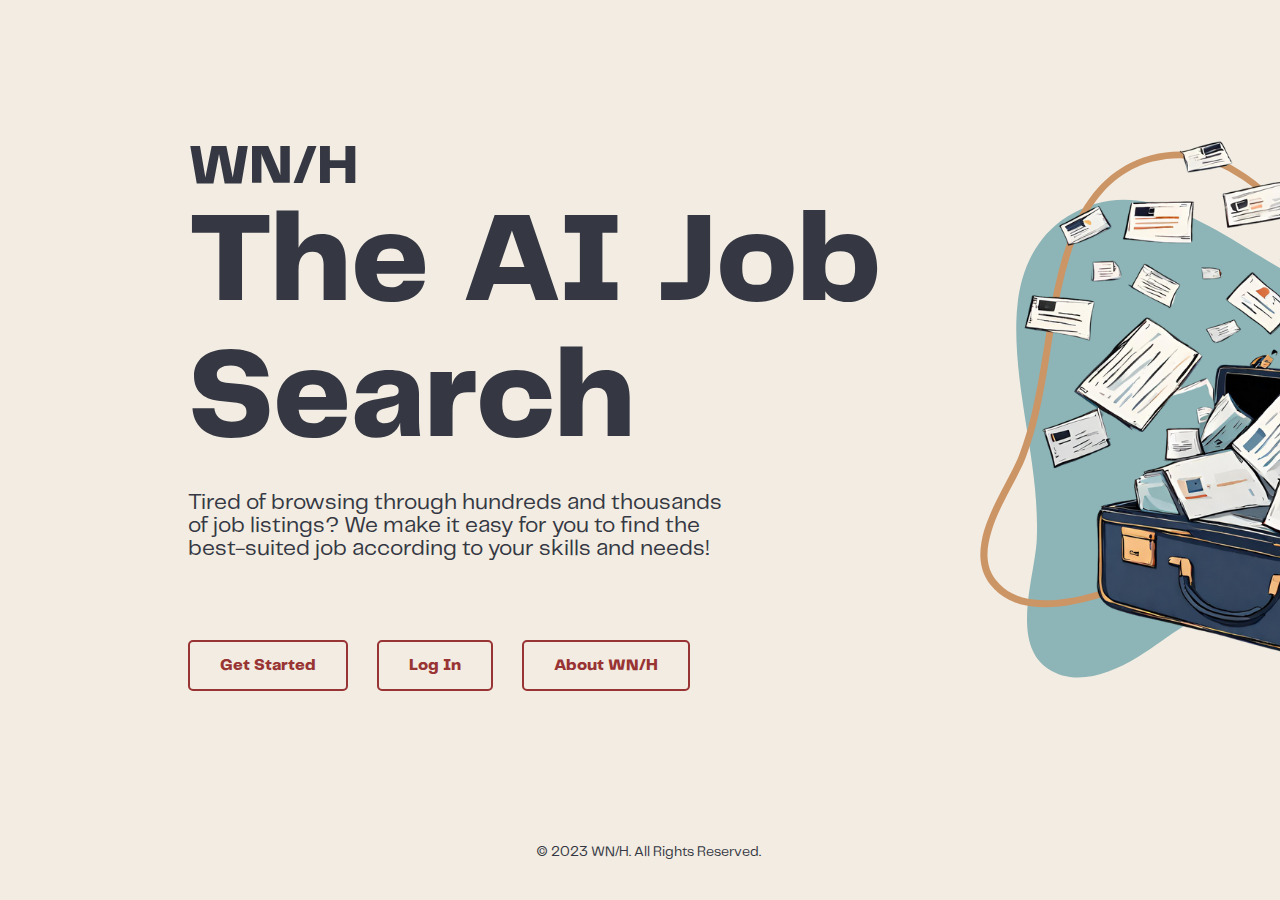
<file: public/index.html>
<!DOCTYPE html>
<html>
    <head>
        <title>Welcome to WN/H</title>
        <link rel="stylesheet" type="text/css" href="styles.css">
        <style>
            body {
                background-color: #f2ece2;
                color: #353843;
                font-family: 'PTelegraf', Arial, sans-serif;
            }
            .container {
                display: flex;
                align-items: center;
                padding-top: 40px;
            }
            .text {
                text-align: left;
                font-weight: normal;
                padding-left: 180px;
            }
            .text h3 {
                font-size: 350%;
                margin: 0;
            }
            .text h1 {
                font-size: 800%;
                font-weight: 800;
                margin: 0;
            }
            .text-content {
                font-size: 140%;
                font-weight: normal;
                margin-bottom: 80px;
            }
            .image {
                text-align: right;
                width: 300px;
                height: auto;
            }
            .button {
                display: inline-block;
                text-decoration: none;
                padding: 15px 30px;
                color: #993434;
                border: 2px solid #993434;
                background: transparent;
                border-radius: 5px;
                font-weight: bold;
                margin-right: 25px;
                transition: box-shadow 0.3s ease;
            }
            .button:hover {
                box-shadow: 0px 4px 8px rgba(0, 0, 0, 0.3); 
                background-color: #fcd0d0;
            }
            .copyright {
                text-align: center;
                font-size: 14px;
                position: absolute;
                bottom: 40px;
                width: 100%;
            }
        </style>
    </head>
    <body>
        <div class="container">
            <div class="text">
                <h3>WN/H</h3>
                <h1>The AI Job<br>Search</h1>
                <div class="text-content">
                    <p>Tired of browsing through hundreds and thousands<br>
                    of job listings? We make it easy for you to find the<br>
                    best-suited job according to your skills and needs!</p>
                </div>
                <div class="buttons">
                    <a class="button" href="register.html">Get Started</a>
                    <a class="button" href="login.html">Log In</a>
                    <a class="button" href="about.html">About WN/H</a>
                </div>
                </div>
            <div class="image">
                <img src="images/BriefCaseArt.png" alt="Brief Case Art">
            </div>
            <div class="copyright">
                &copy; 2023 WN/H. All Rights Reserved.
            </div>
        </div>
    </body>
</html>
</file>
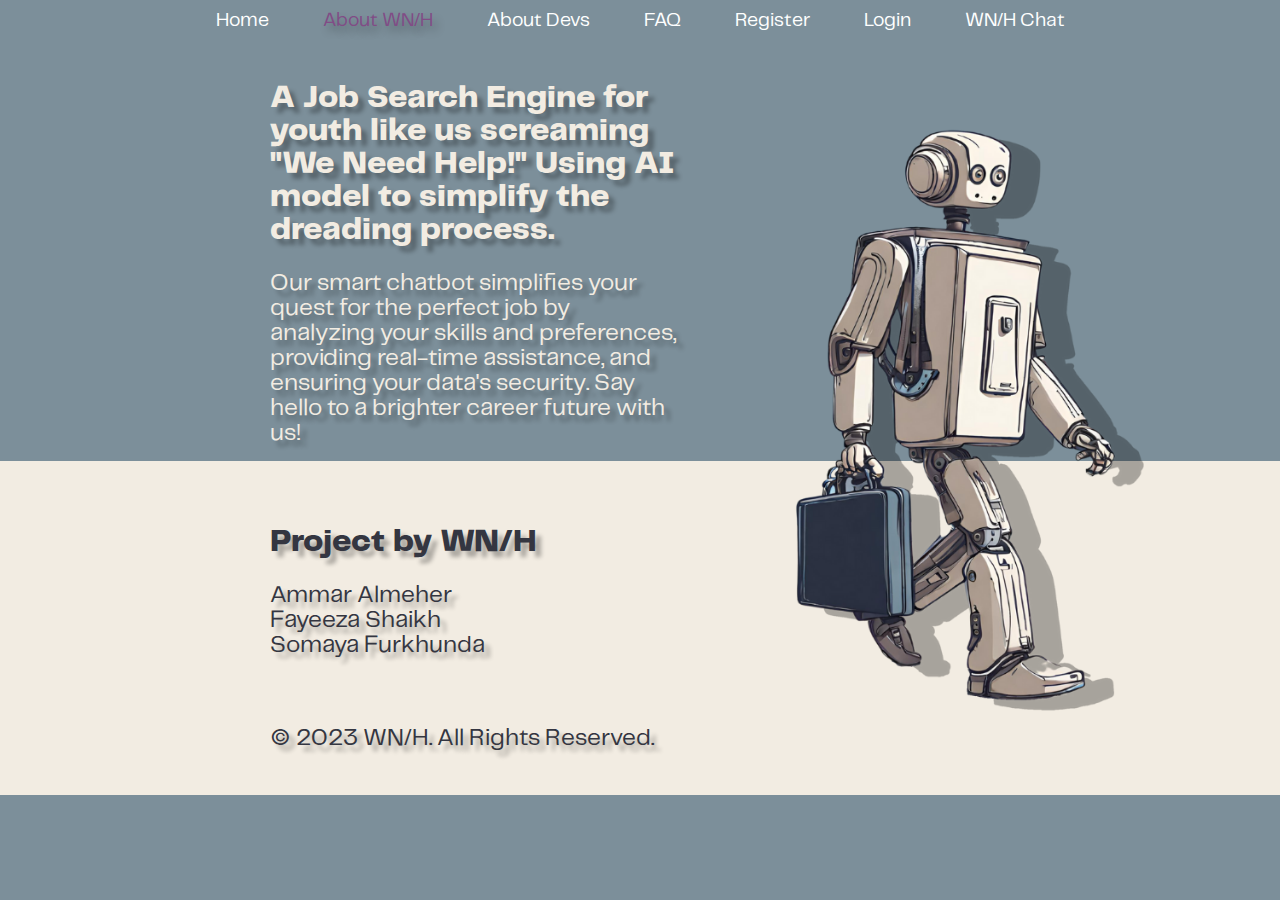
<file: public/about.html>
<!DOCTYPE html>
<html>
<head>
    <title>About WN/H</title>
    <link rel="stylesheet" type="text/css" href="styles.css">
    <meta charset="UTF-8">
    <meta name="viewport" content="width=device-width, initial-scale=1.0">
    <title>About WN/H</title>
    <link rel="stylesheet" type="text/css" href="styles.css">
    <style>
        body {
            font-family: 'PTelegraf', Arial, sans-serif;
            margin: 0;
            padding: 0;
            background-color: #f2ece2;
            background-image: linear-gradient(
                to bottom, 
                #7c8f9a 58%, 
                #f2ece2 42%
            );
        }
        nav {
            background-color: #7c8f9a;
            color: #fff;
            display: flex;
            justify-content: center;
            padding: 10px 0;
        }
        .nav-container a {
            color: #fff;
            text-decoration: none;
            padding: 10px 15px;
            margin: 0 10px; 
            font-size: 1.2em; 
            transition: background-color 0.3s; 
        }
        .nav-container a:hover {
            text-shadow: 4px 6px 8px rgba(0, 0, 0, 0.3);
            color: rgb(129, 76, 134);
        }
        .nav-container a.active {
            text-shadow: 4px 6px 8px rgba(0, 0, 0, 0.3);
            color: rgb(129, 76, 134);
        }
        .content-container {
            display: flex;
            justify-content: center;
            align-items: center;
            padding: 20px;
        }

        .text-container h1 {
            flex-basis: 600px;
            flex-shrink: 0;
            flex-grow: 0;
            flex: 1;
            max-width: 600px; 
            margin-left: 250px;
            font-size: xx-large;
            color: #f2ece2;
        }
        .text-container p {
            flex: 1;
            max-width: 600px;
            margin-left: 250px;
            font-size: x-large;
            color: #f2ece2;
        }
        .text-container h1,
        .text-container h3,
        .text-container p {
            text-shadow: 6px 6px 4px rgba(0, 0, 0, 0.3);
        }
        .bottom-half h1 {
            flex-basis: 600px;
            flex-shrink: 0;
            flex-grow: 0;
            flex: 1;
            max-width: 600px; 
            margin-left: 250px;
            font-size: xx-large;
            color: #343641;
        }
        .bottom-half p {
            flex: 1;
            max-width: 600px;
            margin-left: 250px;
            font-size: x-large;
            color: #343641;
        }
        .image-container {
            display: flex;
            justify-content: center;
            align-items: center;
            margin-top: 35px; 
            margin-bottom: 35px; 
        }

        .image-container img {
            width: auto; 
            max-width: 110%; 
            height: auto; 
        }
        .copyright {
            width: 100%; 
            padding-top: 20px; 
            margin-left: 0; 
            font-size: 14px;
        }
    </style>
</head>
<body>
    <nav>
        <div class="nav-container">
            <a href="index.html">Home</a>
            <a href="about.html" class="active">About WN/H</a>
            <a href="aboutdev.html">About Devs</a>
            <a href="faq.html">FAQ</a>
            <a href="register.html">Register</a>
            <a href="login.html">Login</a>
            <a href="cbinterface.html">WN/H Chat</a>
        </div>
    </nav>
    <div class="content-container">
        <div class="text-container">
            <h1>A Job Search Engine for youth like us screaming "We Need Help!" Using AI model to simplify the dreading process.</h1>
            <div class="text-content">
                <p>Our smart chatbot simplifies your quest for the perfect job by analyzing your skills and preferences, providing real-time assistance, and ensuring your data's security. Say hello to a brighter career future with us!</p>
            </div><br><br>
            <div class="bottom-half">
                <h1>Project by WN/H</h1>
                <div class="group-members">
                    <p>Ammar Almeher<br>Fayeeza Shaikh<br>Somaya Furkhunda</p>
                </div>
                <div class="copyright">
                    <p>&copy; 2023 WN/H. All Rights Reserved.</p>
                </div>
            </div>
        </div>
        <div class="image-container">
            <img src="images/WalkingRobot.png" alt="Walking Robot Art">
        </div>
    </div>
</body>
</html>
</file>
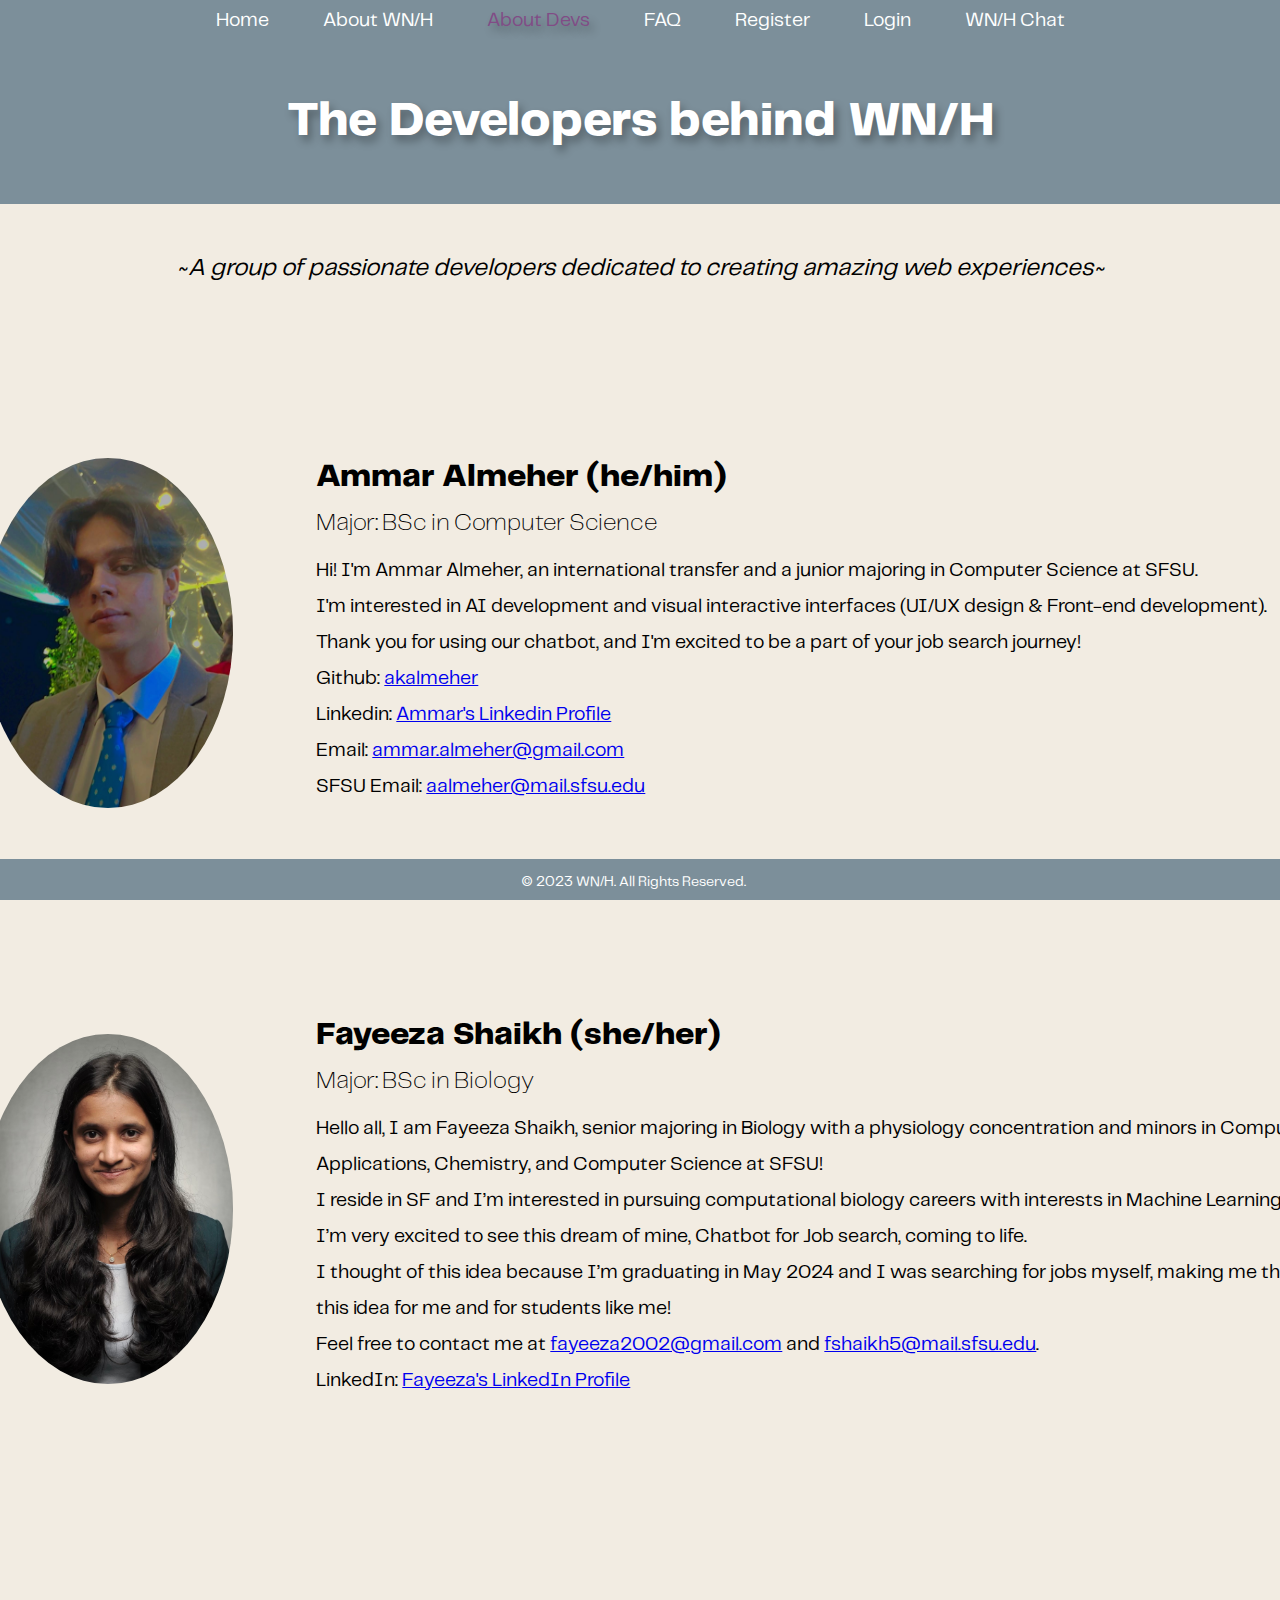
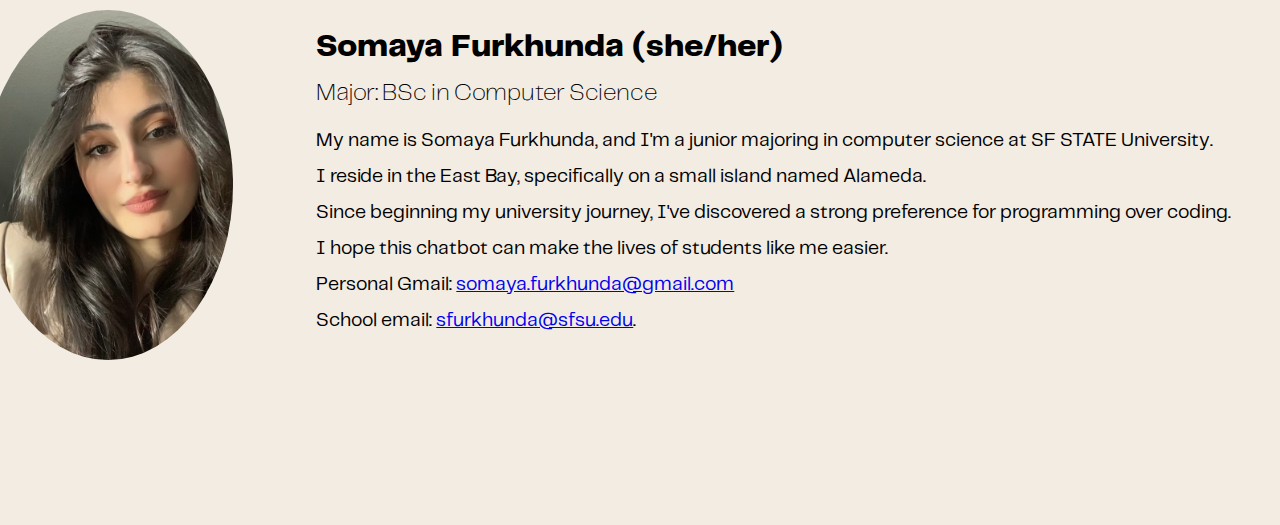
<file: public/aboutdev.html>
<!DOCTYPE html>

<html lang="en">

<head>

    <meta charset="UTF-8">

    <meta name="viewport" content="width=device-width, initial-scale=1.0">

    <title>About The Developers</title>

    <link rel="stylesheet" type="text/css" href="styles.css">

    <style>
        body {

            font-family: 'PTelegraf', Arial, sans-serif;

            margin: 0;

            padding: 0;

            background-color: #f2ece2;

        }

        nav {
            background-color: #7c8f9a;
            color: #fff;
            display: flex;
            justify-content: center;
            padding: 10px 0;
        }
        .nav-container a {
            color: #fff;
            text-decoration: none;
            padding: 10px 15px;
            margin: 0 10px; 
            font-size: 1.2em; 
            transition: background-color 0.3s; 
        }
        .nav-container a:hover {
            text-shadow: 4px 6px 8px rgba(0, 0, 0, 0.3);
            color: rgb(129, 76, 134);
        }
        .nav-container a.active {
            text-shadow: 4px 6px 8px rgba(0, 0, 0, 0.3);
            color: rgb(129, 76, 134);
        }

        header {

            background-color: #7c8f9a;

            color: white;

            text-align: center;

            padding: 1em;

            font-size: x-large;

            text-shadow: 4px 6px 8px rgba(0, 0, 0, 0.3);

        }

        section {

            display: flex;

            justify-content: center;

            padding: 2em;

        }

        h2 {
            font-weight: normal;
        }

        .about-us {
            text-size-adjust: normal;
        }

        #developers {
            display: flex;
            flex-direction: column;
            align-items: center;
            padding: 2em;
        }

        .developer {
            display: flex;
            flex-direction: row; /* Stack image and description vertically */
            align-items: center; /* Center-align items */
            text-align: left; /* Align text to the left */
            max-width: 1500px; /* Set a max width for the text */
            margin-bottom: 40px; /* Add space between developer profiles */
            padding: 20px; /* Optional: padding inside the boxes */
            width: 120%; /* Use a percentage width for responsiveness */
        }

        img {
            max-width: 250px; /* Adjust the image size */
            border-radius: 75%;
            padding: 5%;
        }

        .developer-info h1{
            margin: 0;
            padding: 0 10px;
            font-size: xx-large;
        }
        .developer-info h2 {
            margin: 0;
            padding: 0 10px;
            font-weight: 200;
        }

        .developer-info p {
            margin: 0;
            padding: 0 10px;
            font-size: larger;
            line-height: 36px;
        }

        footer {

            background-color: #7c8f9a;

            color: white;

            text-align: center;

            padding: 1em;

            position: fixed;

            bottom: 0;

            width: 100%;

            height: 1%

        }
 
        footer p {

            margin: 0px;

            margin-right: 45px;
            
        }
</style>
</head>
<body>
    <nav>
        <div class="nav-container">
            <a href="index.html">Home</a>
            <a href="about.html">About WN/H</a>
            <a href="aboutdev.html" class="active">About Devs</a>
            <a href="faq.html">FAQ</a>
            <a href="register.html">Register</a>
            <a href="login.html">Login</a>
            <a href="cbinterface.html">WN/H Chat</a>
        </div>
    </nav>

 

    <header>

        <h1>The Developers behind WN/H</h1>


    </header>

 

    <section id="about-us">

        <h2 style="font-style: italic;">~A group of passionate developers dedicated to creating amazing web experiences~<h2>

    </section>

 

    <section id="developers">


        <div class="developer">

            <img src="images/developer2.jpg" alt="Ammar">

            <div class="developer-info">

                <h1>Ammar Almeher (he/him)</h1><br>
                <h2>Major: BSc in Computer Science</h2><br>

                <p>

                    Hi! I'm Ammar Almeher, an international transfer and a junior majoring in Computer Science at SFSU. <br>
                    I'm interested in AI development and visual interactive interfaces (UI/UX design & Front-end development). <br>
                    Thank you for using our chatbot, and I'm excited to be a part of your job search journey!<br>
                    Github: <a href="https://github.com/akalmeher">akalmeher</a><br>
                    Linkedin: <a href="linkedin.com/in/ammaralmeher">Ammar's Linkedin Profile</a><br>
                    Email: <a href=mailto:ammar.almeher@gmail.com>ammar.almeher@gmail.com</a><br>
                    SFSU Email: <a href=mailto:aalmeher@mail.sfsu.edu>aalmeher@mail.sfsu.edu</a>

                </p>

            </div>

        </div>

        <div class="developer">

            <img src="images/developer1.jpg" alt="Fayeeza">

            <div class="developer-info">

                <h1>Fayeeza Shaikh (she/her)</h1><br>
                <h2>Major: BSc in Biology</h2><br>

                <p>

                    Hello all, I am Fayeeza Shaikh, senior majoring in Biology with a physiology concentration and minors in Computing Applications, Chemistry, and Computer Science at SFSU! <br>
                    I reside in SF and I’m interested in pursuing computational biology careers with interests in Machine Learning and AI! <br>
                    I’m very excited to see this dream of mine, Chatbot for Job search, coming to life. <br>
                    I thought of this idea because I’m graduating in May 2024 and I was searching for jobs myself, making me think of this idea for me and for students like me! <br>
                    Feel free to contact me at <a href=mailto:fayeeza2002@gmail.com>fayeeza2002@gmail.com</a> and <a href=mailto:fshaikh5@mail.sfsu.edu>fshaikh5@mail.sfsu.edu</a>. <br>
                    LinkedIn: <a href="linkedin.com/in/fayeezashaikh">Fayeeza's LinkedIn Profile</a>

                </p>

            </div>

        </div>

 

        <div class="developer">

            <img src="images/developer3.jpg" alt="Somaya">

            <div class="developer-info">

               <h1>Somaya Furkhunda (she/her)</h1><br>
               <h2>Major: BSc in Computer Science</h2><br>

                <p>

                    My name is Somaya Furkhunda, and I'm a junior majoring in computer science at SF STATE University. <br>
                    I reside in the East Bay, specifically on a small island named Alameda.<br>
                    Since beginning my university journey, I've discovered a strong preference for programming over coding. <br>
                    I hope this chatbot can make the lives of students like me easier. <br>
                    Personal Gmail: <a href=mailto:somaya.furkhunda@gmail.com>somaya.furkhunda@gmail.com</a> <br>
                    School email: <a href=mailto:sfurkhunda@sfsu.edu>sfurkhunda@sfsu.edu</a>.

                </p>

            </div>

        </div>


    </section>

 

    <footer>

        <p style="font-size: 14px;">&copy; 2023 WN/H. All Rights Reserved.</p>

    </footer>

 

</body>

</html>
</file>
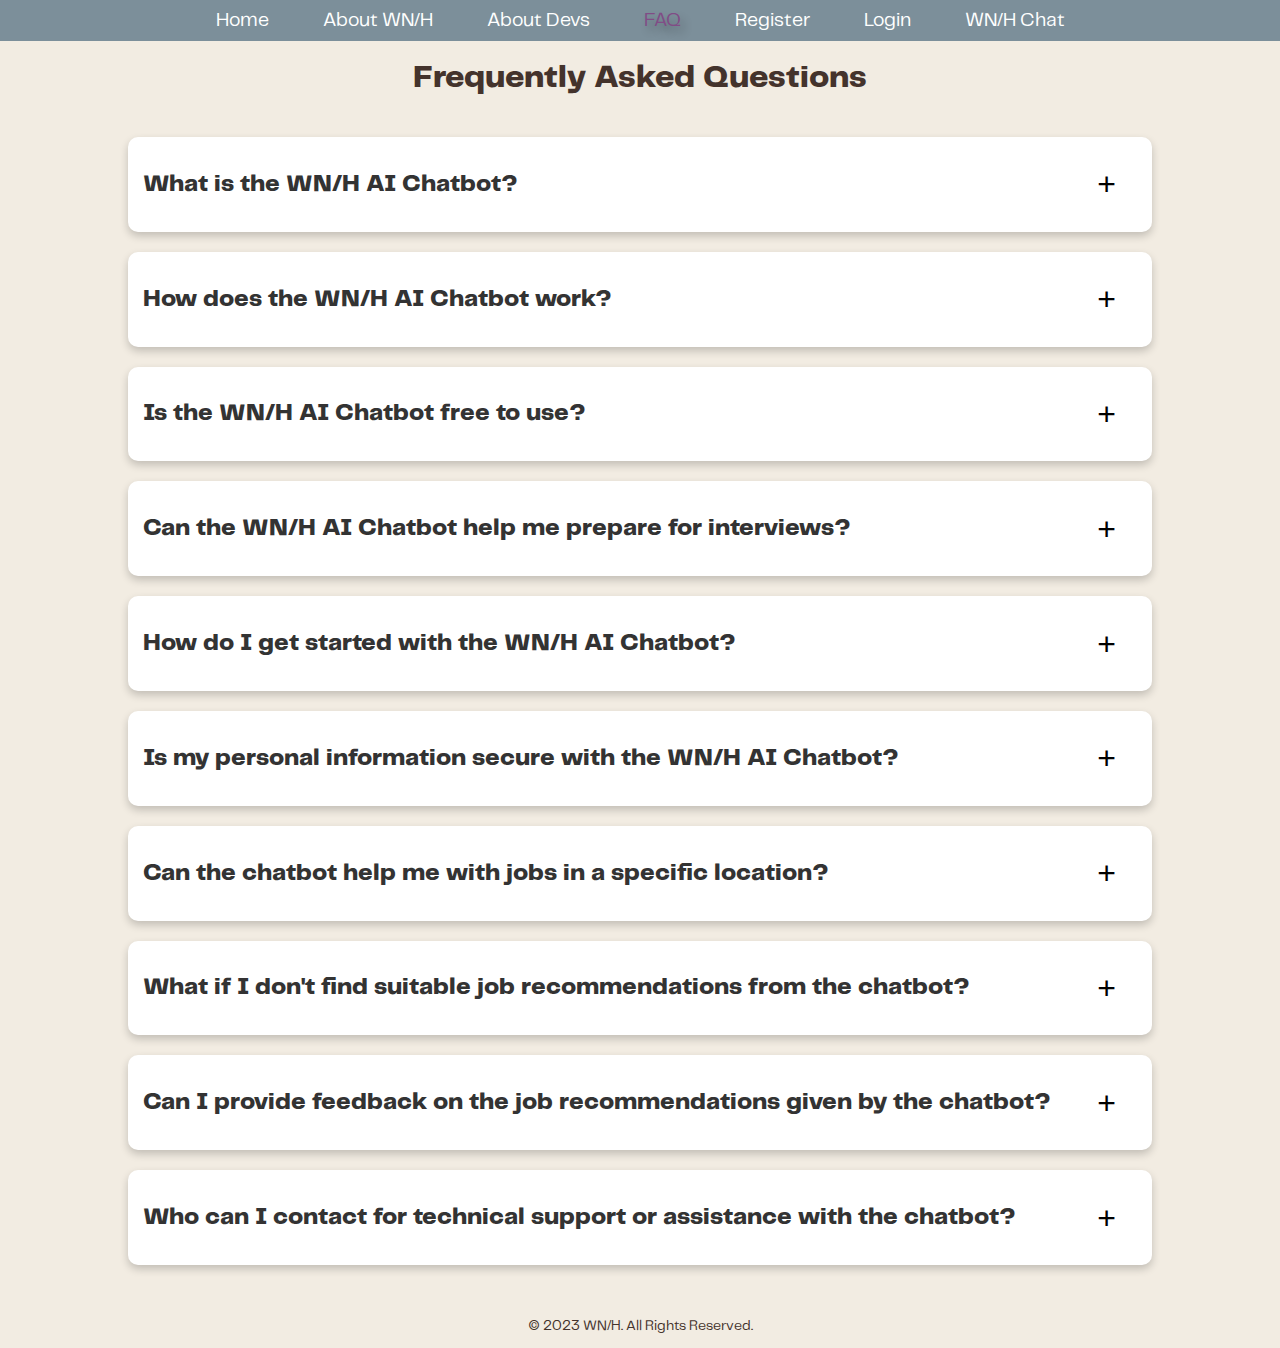
<file: public/faq.html>
<!DOCTYPE html>
<html lang="en">
<head>
    <meta charset="UTF-8">
    <meta name="viewport" content="width=device-width, initial-scale=1.0">
    <title>FAQ - WN/H</title>
    <link rel="stylesheet" type="text/css" href="styles.css">
    <style>
        body {
            font-family: 'PTelegraf', Arial, sans-serif;
            margin: 0;
            padding: 0;
            background-color: #f2ece2;
            align-items: center;
        }

        nav {
            background-color: #7c8f9a;
            color: #fff;
            display: flex;
            justify-content: center;
            padding: 10px 0;
        }
        .nav-container a {
            color: #fff;
            text-decoration: none;
            padding: 10px 15px;
            margin: 0 10px; 
            font-size: 1.2em; 
            transition: background-color 0.3s; 
        }
        .nav-container a:hover {
            text-shadow: 4px 6px 8px rgba(0, 0, 0, 0.3);
            color: rgb(129, 76, 134);
        }
        .nav-container a.active {
            text-shadow: 4px 6px 8px rgba(0, 0, 0, 0.3);
            color: rgb(129, 76, 134);
        }

        header h1 {
            text-align: center;
            color: #44332c;
        }

        .faq-container {
            width: 80%;
            margin: 0 auto;
            padding: 20px;
        }

        .faq {
            position: relative;
            background-color: #fff;
            padding: 15px;
            margin-bottom: 20px;
            border-radius: 10px;
            box-shadow: 0 4px 8px rgba(0, 0, 0, 0.2);
        }

        .faq h2 {
            color: #333;
        }

        .faq p {
            color: #666;
            max-width: 1280px;
        }

        .faq-answer {
            display: none;
            font-style: italic;
        }

        .faq-toggle {
            position: absolute;
            top: 50%;
            transform: translateY(-50%); 
            right: 10px; 
            background: none;
            border: none;
            font-size: 2em; 
            cursor: pointer;
            margin-right: 20px;
        }

        .copyright {
            text-align: center;
            position: absolute;
            width: 100%;
            color: #44332c;
            font-size: 14px;
        }

    </style>
</head>
<body>
    <nav>
        <div class="nav-container">
            <a href="index.html">Home</a>
            <a href="about.html">About WN/H</a>
            <a href="aboutdev.html">About Devs</a>
            <a href="faq.html" class="active">FAQ</a>
            <a href="register.html">Register</a>
            <a href="login.html">Login</a>
            <a href="cbinterface.html">WN/H Chat</a>
        </div>
    </nav>

    <header>
        <h1>Frequently Asked Questions</h1>
    </header>

    <section class="faq-container">
        <div class="faq">
            <button class="faq-toggle">+</button>
            <h2>What is the WN/H AI Chatbot?</h2>
            <p class="faq-answer">The WN/H AI Chatbot is an intelligent digital assistant designed to streamline and simplify your job search process. Using advanced AI algorithms, it helps match you with suitable job opportunities based on your skills, experience, and preferences.</p>
        </div>
        <div class="faq">
            <button class="faq-toggle">+</button>
            <h2>How does the WN/H AI Chatbot work?</h2>
            <p class="faq-answer">Our chatbot analyzes your input, such as your career interests, skills, and work experience, to recommend job listings that best fit your profile. It can also answer questions about specific job roles, provide interview tips, and offer guidance on resume building.</p>
        </div>
        <div class="faq">
            <button class="faq-toggle">+</button>
            <h2>Is the WN/H AI Chatbot free to use?</h2>
            <p class="faq-answer">Yes, the WN/H AI Chatbot is completely free for job seekers. Our goal is to help you find the right job opportunity without any cost.</p>
        </div>
        <div class="faq">
            <button class="faq-toggle">+</button>
            <h2>Can the WN/H AI Chatbot help me prepare for interviews?</h2>
            <p class="faq-answer">Absolutely! The chatbot offers a range of resources for interview preparation, including common interview questions, tips for answering effectively, and advice on presenting yourself professionally.</p>
        </div>
        <div class="faq">
            <button class="faq-toggle">+</button>
            <h2>How do I get started with the WN/H AI Chatbot?</h2>
            <p class="faq-answer">To get started, simply access the chatbot on our website and begin interacting with it. You can start by sharing what kind of job you're looking for or asking any job-related questions you have.</p>
        </div>
        <div class="faq">
            <button class="faq-toggle">+</button>
            <h2>Is my personal information secure with the WN/H AI Chatbot?</h2>
            <p class="faq-answer">We prioritize your privacy and security. Any personal information shared with the chatbot is encrypted and used solely for the purpose of enhancing your job search experience.</p>
        </div>
        <div class="faq">
            <button class="faq-toggle">+</button>
            <h2>Can the chatbot help me with jobs in a specific location?</h2>
            <p class="faq-answer">Yes, you can specify your preferred job location, and the chatbot will tailor its job recommendations based on the geographical area you're interested in.</p>
        </div>
        <div class="faq">
            <button class="faq-toggle">+</button>
            <h2>What if I don't find suitable job recommendations from the chatbot?</h2>
            <p class="faq-answer">If you're not finding what you're looking for, we recommend refining your profile details or exploring additional resources provided by the chatbot. You can also reach out to our support team for further assistance.</p>
        </div>
        <div class="faq">
            <button class="faq-toggle">+</button>
            <h2>Can I provide feedback on the job recommendations given by the chatbot?</h2>
            <p class="faq-answer">Yes, your feedback is valuable to us. You can provide feedback directly through the chat interface, which helps us to improve our service and offer more accurate job recommendations in the future.</p>
        </div>
        <div class="faq">
            <button class="faq-toggle">+</button>
            <h2>Who can I contact for technical support or assistance with the chatbot?</h2>
            <p class="faq-answer">For any technical issues or inquiries about using the chatbot, please find our contact info in <a href="aboutdev.html">About Devs</a>. We are here to assist you.</p>
        </div>
    </section>
    <div class="copyright">
        <p>&copy; 2023 WN/H. All Rights Reserved.</p>
    </div>
</body>
<script>
    document.querySelectorAll('.faq').forEach(faq => {
        faq.querySelector('.faq-toggle').addEventListener('click', () => {
            const answer = faq.querySelector('.faq-answer');
            const toggleBtn = faq.querySelector('.faq-toggle');

            if(answer.style.display === 'none' || answer.style.display === '') {
                answer.style.display = 'block';
                toggleBtn.textContent = '-';
            } else {
                answer.style.display = 'none';
                toggleBtn.textContent = '+';
            }
        });
    });
</script>

</html>
</file>
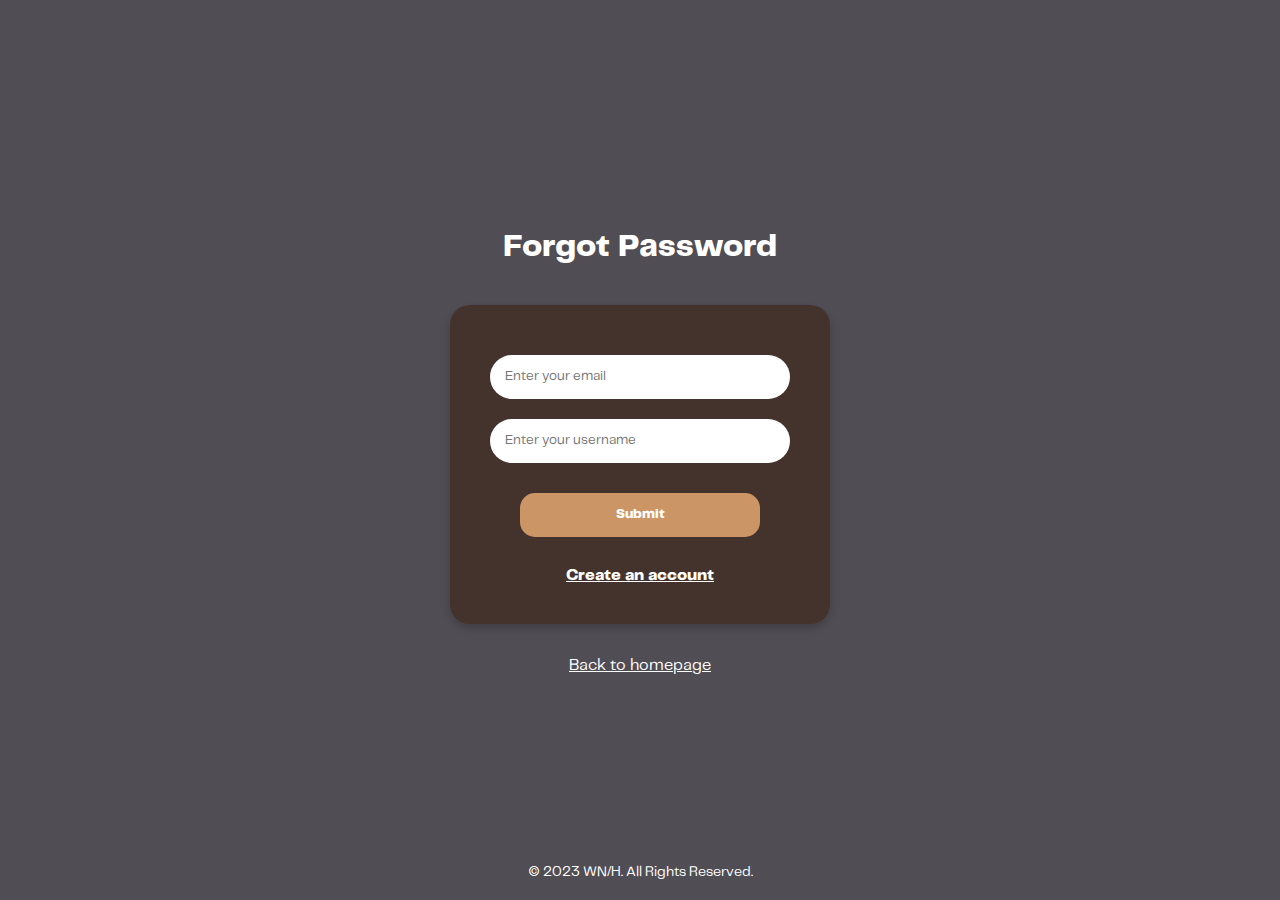
<file: public/forgot-password.html>
<!DOCTYPE html>
<html>
<head>
    <title>Forgot Password</title>
    <link rel="stylesheet" type="text/css" href="styles.css">
    <style>
        body {
            font-family: 'PTelegraf', Arial, sans-serif;
            background-color: #504d54;
            margin: 0;
            padding: 0;
            display: flex;
            flex-direction: column;
            justify-content: center;
            align-items: center;
            height: 100vh;
        }
        .welcome-message {
            color: #ffffff;
            text-align: center;
            margin-bottom: 20px;
        }
        .forgot-password-container {
            background-color: #44332c;
            padding: 40px;
            border-radius: 20px;
            width: 300px;
            box-shadow: 0 4px 8px rgba(0, 0, 0, 0.2);
            display: flex;
            flex-direction: column;
            align-items: center;
        }
        input {
            width: 100%;
            padding: 15px;
            margin: 10px 0;
            border-radius: 30px;
            border: none;
            box-sizing: border-box;
            display: block;
            font-family: 'PTelegraf', Arial, sans-serif;
        }
        .submit-button {
            width: 80%;
            padding: 15px;
            border-radius: 15px;
            border: none;
            background-color: #cc9566;
            color: #ffffff;
            font-weight: bold;
            cursor: pointer;
            margin-top: 20px;
            box-sizing: border-box;
            font-family: 'PTelegraf', Arial, sans-serif;
        }
        a {
            color: #ffffff;
            font-weight: bold;
        }
        .form-wrapper {
            display: flex;
            flex-direction: column;
            align-items: center;
            width: 100%;
        }
        .links {
            text-align: center;
            margin-top: 30px;
            color: #ffffff;
        }
        .links a {
            color: #ffffff;
            font-weight: bold;
        }
        .copyright {
            color: #ffffff;
            text-align: center;
            position: absolute;
            bottom: 20px;
            width: 100%;
            font-size: 14px;
        }
    </style>
</head>
<body>
    <div class="form-wrapper">
        <div class="welcome-message">
            <h1>Forgot Password</h1>
        </div>
        <form id="forgotPasswordForm" class="forgot-password-container">
            <input type="email" id="email" name="email" placeholder="Enter your email" required>
            <input type="text" id="username" name="username" placeholder="Enter your username" required>
            <button class="submit-button" type="submit">Submit</button>
            <div class="links">
                <a href="register.html">Create an account</a>
            </div>
        </form>
        <p><br><a href='index.html' style="font-weight: normal;">Back to homepage</a></p>
    </div>
    <script>
        document.getElementById('forgotPasswordForm').addEventListener('submit', function(event) {
            event.preventDefault();
            var email = document.getElementById('email').value;
            var username = document.getElementById('username').value;

            fetch('/verify-user', {
                method: 'POST',
                headers: { 'Content-Type': 'application/json' },
                body: JSON.stringify({ email: email, username: username })
            })
            .then(response => {
                if (!response.ok) {
                    throw new Error('User verification failed');
                }
                return response.text();
            })
            .then(data => {
                // Redirect to password reset page
                window.location.href = 'reset-password.html';
            })
            .catch(error => {
                console.error('Error:', error);
                alert('Verification failed. Please try again.');
            });
        });
    </script>   
    <div class="copyright">
        &copy; 2023 WN/H. All Rights Reserved.
    </div>
</body>
</html>
</file>
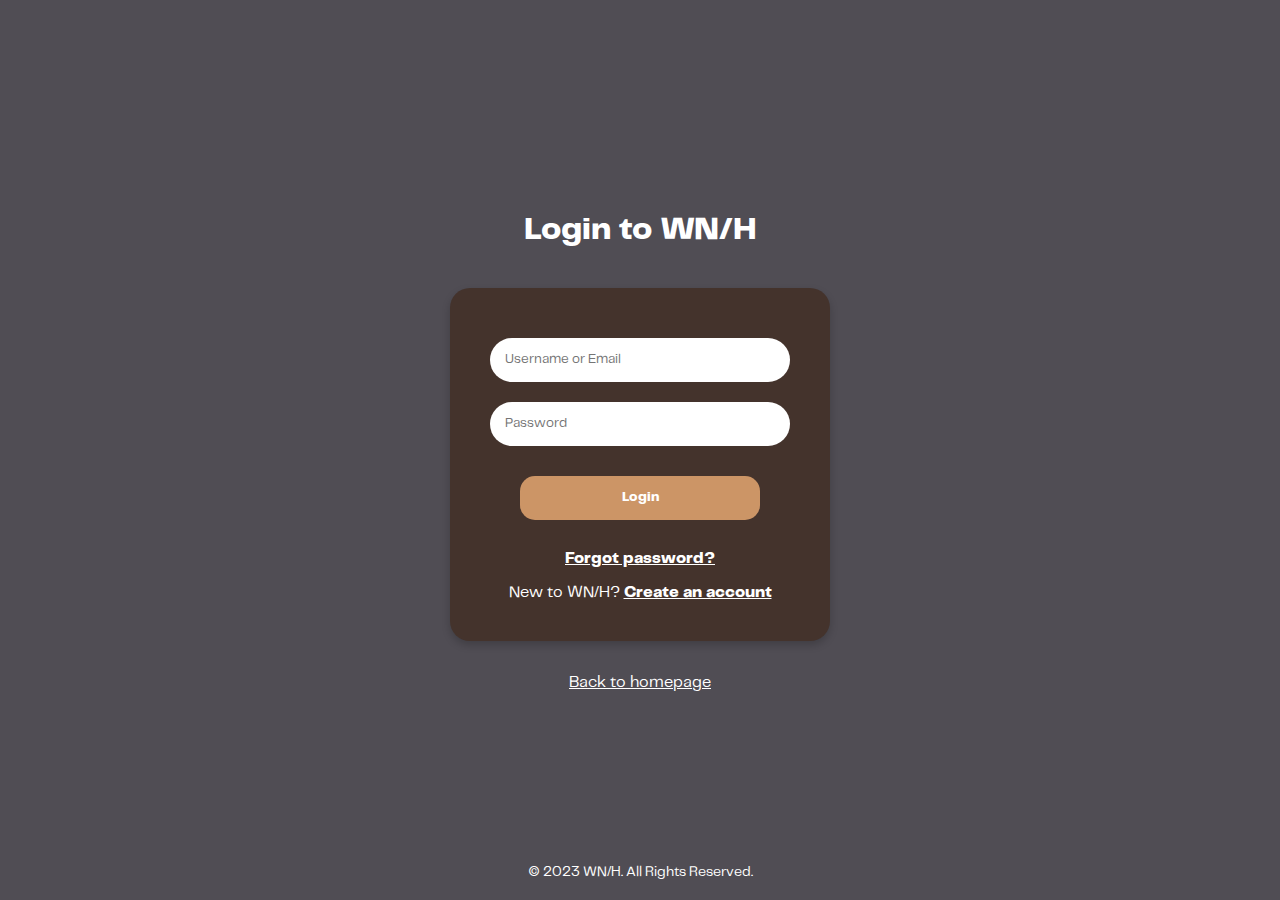
<file: public/login.html>
<!DOCTYPE html>
<html>
<head>
    <title>Login</title>
    <link rel="stylesheet" type="text/css" href="styles.css">
    <style>
        body {
            font-family: 'PTelegraf', Arial, sans-serif;
            background-color: #504d54; /* Dark background color */
            margin: 0;
            padding: 0;
            display: flex;
            flex-direction: column; /* Stack items vertically */
            justify-content: center;
            align-items: center;
            height: 100vh;
        }
        .welcome-message {
            color: #ffffff;
            text-align: center; /* Center the text */
            margin-bottom: 20px; /* Spacing between the heading and the card */
        }
        .login-container {
            background-color: #44332c; /* Card background color */
            padding: 40px;
            border-radius: 20px; /* Rounded corners for the card */
            width: 300px;
            box-shadow: 0 4px 8px rgba(0, 0, 0, 0.2); /* Shadow for card */
            display: flex;
            flex-direction: column;
            align-items: center; /* Center-align children */
        }
        input {
            width: 100%; /* Adjust width to account for padding */
            padding: 15px;
            margin: 10px 0; /* Center the element horizontally */
            border-radius: 30px; /* Rounded corners for input fields */
            border: none;
            box-sizing: border-box; /* Include padding and border in the element's width */
            display: block;
            font-family: 'PTelegraf', Arial, sans-serif;
        }
        .login-button {
            width: 80%;
            padding: 15px;
            border-radius: 15px;
            border: none;
            background-color: #cc9566; /* Button color */
            color: #ffffff;
            font-weight: bold;
            cursor: pointer;
            margin-top: 20px;
            box-sizing: border-box;
            font-family: 'PTelegraf', Arial, sans-serif;
        }
        .links {
            text-align: center; 
            margin-top: 30px; 
            color: #ffffff; 
        }
        .links a {
            color: #ffffff;
            font-weight: bold; 
        }
        a {
            color: #ffffff;
        }
        .form-wrapper {
            display: flex;
            flex-direction: column;
            align-items: center;
            width: 100%;
        }
        .copyright {
            color: #ffffff;
            text-align: center;
            position: absolute;
            bottom: 20px;
            width: 100%;
            font-size: 14px;
        }
    </style>
</head>
<body>
    <div class="form-wrapper">
        <div class="welcome-message">
            <h1>Login to WN/H</h1>
        </div>
        <form id="loginForm" class="login-container">
            <input type="text" id="username" name="username" placeholder="Username or Email">
            <input type="password" id="password" name="password" placeholder="Password">
            <button class="login-button" type="submit">Login</button>
            <div class="links">
                <a href="forgot-password.html">Forgot password?</a><br><br>
                <span>New to WN/H?</span>
                <a href="register.html">Create an account</a>
            </div>
        </form>
        <p><br><a href='index.html'>Back to homepage</a></p>
    </div>
    <script>
        document.getElementById('loginForm').addEventListener('submit', function(event) {
            event.preventDefault();
            
            var formData = new FormData(this);
            var object = {};
            formData.forEach(function(value, key){
                object[key] = value;
            });
            var json = JSON.stringify(object);

            fetch('/login', {
                method: 'POST',
                headers: {
                    'Content-Type': 'application/json'
                },
                body: json
            })
            .then(response => {
                if (!response.ok) {
                    throw new Error('Network response was not ok: ' + response.statusText);
                }
                return response.text();
            })
            .then(data => {
                // Handle successful login here
                console.log(data);
                // Redirect to cbinterface.html on successful login
                window.location.href = 'cbinterface.html';
            })
            .catch(error => {
                // Handle login errors here
                console.error('Login failed:', error);
                alert('Login failed.');
            });
        });
    </script>
    <div class="copyright">
        &copy; 2023 WN/H. All Rights Reserved.
    </div>
</body>
</html>
</file>
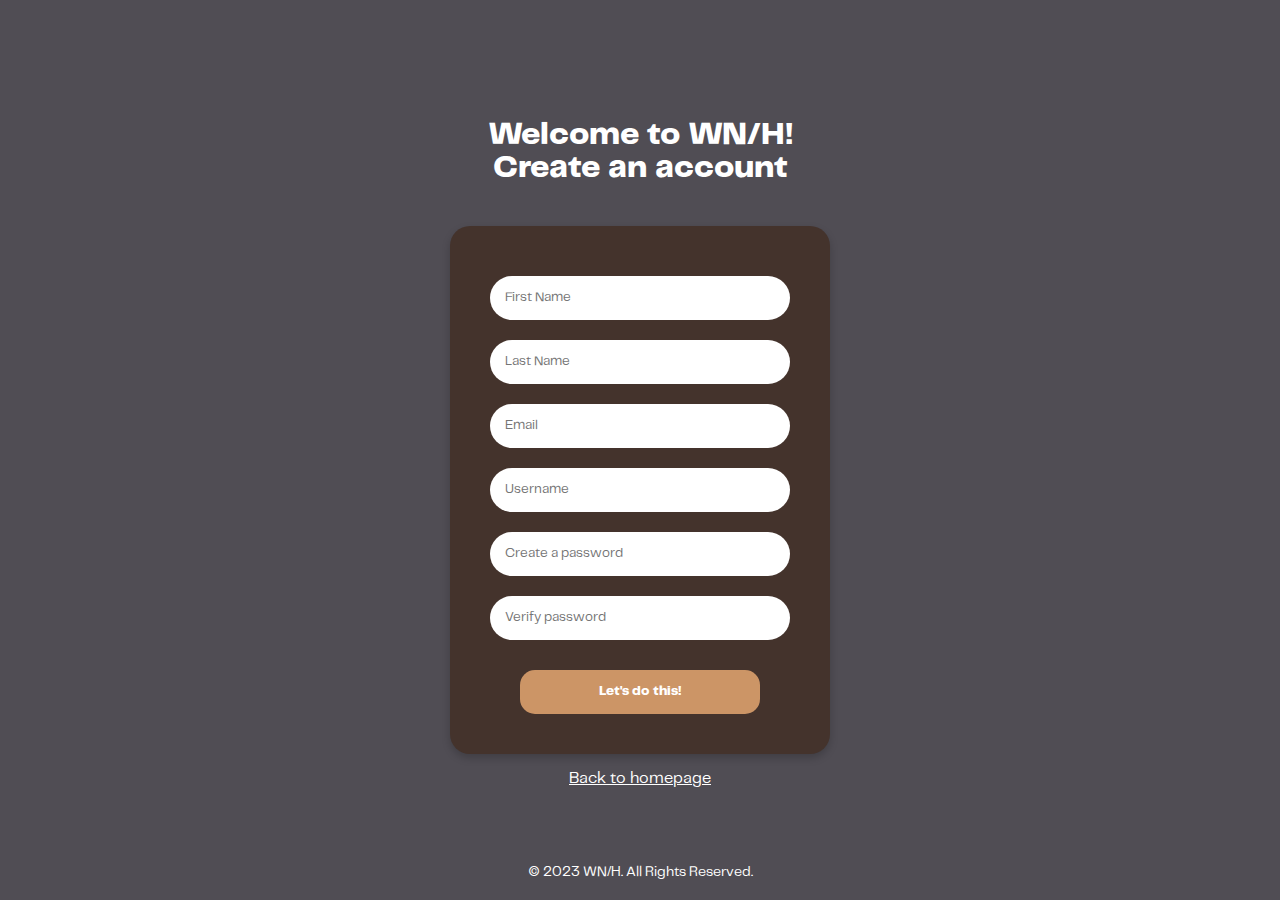
<file: public/register.html>
<!DOCTYPE html>
<html>
<head>
    <title>Create an account</title>
    <link rel="stylesheet" type="text/css" href="styles.css">
    <style>
        body {
            font-family: 'PTelegraf', Arial, sans-serif;
            background-color: #504d54; /* Dark background color */
            margin: 0;
            padding: 0;
            display: flex;
            flex-direction: column; /* Stack items vertically */
            justify-content: center;
            align-items: center;
            height: 100vh;
        }
        .welcome-message {
            color: #ffffff;
            text-align: center; /* Center the text */
            margin-bottom: 20px; /* Spacing between the heading and the card */
        }
        .registration-container {
            background-color: #44332c; /* Card background color */
            padding: 40px;
            border-radius: 20px; /* Rounded corners for the card */
            width: 300px;
            box-shadow: 0 4px 8px rgba(0, 0, 0, 0.2); /* Shadow for card */
            display: flex;
            flex-direction: column;
            align-items: center; /* Center-align children */
        }
        a {
            color: #ffffff;
            /* text-decoration: none; */
        }
        input {
            width: 100%; /* Adjust width to account for padding */
            padding: 15px;
            margin: 10px auto; /* Center the element horizontally */
            border-radius: 30px; /* Rounded corners for input fields */
            border: none;
            box-sizing: border-box; /* Include padding and border in the element's width */
            display: block;
            font-family: 'PTelegraf', Arial, sans-serif;
        }
        .register-button {
            width: 80%;
            padding: 15px;
            border-radius: 15px;
            border: none;
            background-color: #cc9566; /* Button color */
            color: #ffffff;
            font-weight: bold;
            cursor: pointer;
            margin-top: 20px;
            box-sizing: border-box;
            font-family: 'PTelegraf', Arial, sans-serif;
        }
        .form-wrapper {
            display: flex;
            flex-direction: column;
            align-items: center;
            width: 100%;
        }
        .copyright {
            color: #ffffff;
            text-align: center;
            position: absolute;
            bottom: 20px;
            width: 100%;
            font-size: 14px;
        }
    </style>
</head>
<body>
    <div class="form-wrapper">
        <div class="welcome-message">
            <h1>Welcome to WN/H!<br>Create an account</h1>
        </div>
        <form id="registrationForm" class="registration-container">
            <input type="text" id="firstName" name="firstName" placeholder="First Name">
            <input type="text" id="lastName" name="lastName" placeholder="Last Name">
            <input type="email" id="email" name="email" placeholder="Email">
            <input type="text" id="username" name="username" placeholder="Username">
            <input type="password" id="password" name="password" placeholder="Create a password">
            <input type="password" id="verifyPassword" name="verifyPassword" placeholder="Verify password">
            <button type="submit" class="register-button">Let's do this!</button>
        </form>
        <p><a href='index.html'>Back to homepage</a></p>
    </div>
    <script>
        document.getElementById('registrationForm').addEventListener('submit', function(event) {
            event.preventDefault();
            
            var formData = new FormData(this);
            var object = {};
            formData.forEach(function(value, key){
                object[key] = value;
            });
            var json = JSON.stringify(object);

            fetch('/register', {
                method: 'POST',
                headers: {
                    'Content-Type': 'application/json'
                },
                body: json
            })
            .then(response => {
                if (!response.ok) {
                    throw new Error('Network response was not ok: ' + response.statusText);
                }
                return response.text();
            })
            .then(data => {
                console.log(data);
                // Redirect to cbinterface.html on successful registration
                window.location.href = 'cbinterface.html';
            })
            .catch(error => {
                console.error('There has been a problem with your fetch operation:', error);
                alert('Registration failed.');
            });
        });
    </script>
    <div class="copyright">
        &copy; 2023 WN/H. All Rights Reserved.
    </div>
</body>
</html>
</file>
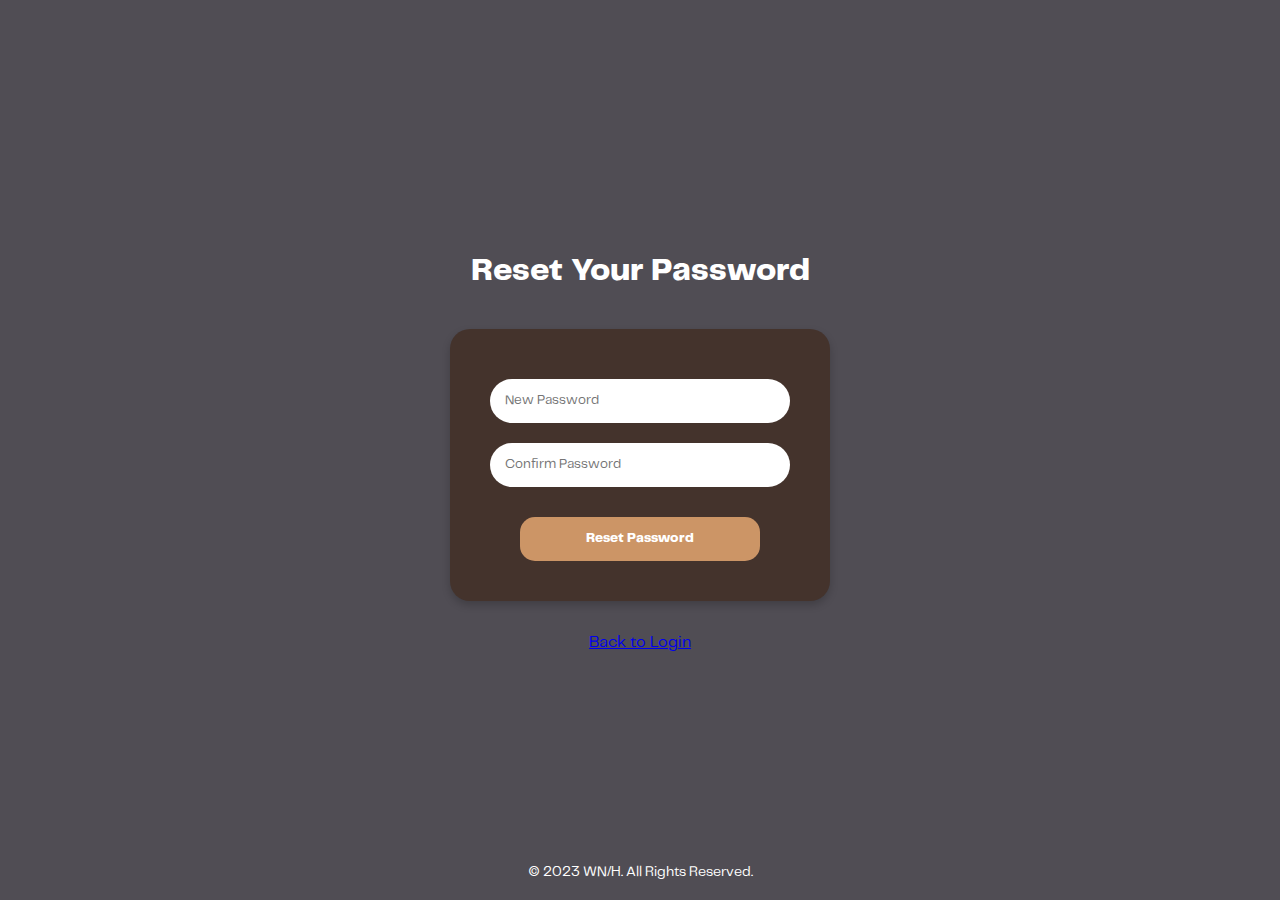
<file: public/reset-password.html>
<!DOCTYPE html>
<html>
<head>
    <title>Reset Password</title>
    <link rel="stylesheet" type="text/css" href="styles.css">
    <style>
        body {
            font-family: 'PTelegraf', Arial, sans-serif;
            background-color: #504d54;
            margin: 0;
            padding: 0;
            display: flex;
            flex-direction: column;
            justify-content: center;
            align-items: center;
            height: 100vh;
        }
        .welcome-message {
            color: #ffffff;
            text-align: center;
            margin-bottom: 20px;
        }
        .reset-password-container {
            background-color: #44332c;
            padding: 40px;
            border-radius: 20px;
            width: 300px;
            box-shadow: 0 4px 8px rgba(0, 0, 0, 0.2);
            display: flex;
            flex-direction: column;
            align-items: center;
        }
        input {
            width: 100%;
            padding: 15px;
            margin: 10px 0;
            border-radius: 30px;
            border: none;
            box-sizing: border-box;
            display: block;
            font-family: 'PTelegraf', Arial, sans-serif;
        }
        .reset-button {
            width: 80%;
            padding: 15px;
            border-radius: 15px;
            border: none;
            background-color: #cc9566;
            color: #ffffff;
            font-weight: bold;
            cursor: pointer;
            margin-top: 20px;
            box-sizing: border-box;
            font-family: 'PTelegraf', Arial, sans-serif;
        }
        .form-wrapper {
            display: flex;
            flex-direction: column;
            align-items: center;
            width: 100%;
        }
        .links {
            text-align: center;
            margin-top: 30px;
            color: #ffffff;
        }
        .links a {
            color: #ffffff;
            font-weight: bold;
        }
        .copyright {
            color: #ffffff;
            text-align: center;
            position: absolute;
            bottom: 20px;
            width: 100%;
            font-size: 14px;
        }
    </style>
</head>
<body>
    <div class="form-wrapper">
        <div class="welcome-message">
            <h1>Reset Your Password</h1>
        </div>
        <form id="resetPasswordForm" class="reset-password-container">
            <input type="password" id="newPassword" name="newPassword" placeholder="New Password" required>
            <input type="password" id="confirmPassword" name="confirmPassword" placeholder="Confirm Password" required>
            <input type="hidden" id="resetToken" name="resetToken">
            <button class="reset-button" type="submit">Reset Password</button>
        </form>
        <p><br><a href='login.html' style="font-weight: normal;">Back to Login</a></p>
    </div>
    <script>
        const urlParams = new URLSearchParams(window.location.search);
        const resetToken = urlParams.get('token');
        document.getElementById('resetToken').value = resetToken;

        document.getElementById('resetPasswordForm').addEventListener('submit', function(event) {
            event.preventDefault();
            
            var newPassword = document.getElementById('newPassword').value;
            var confirmPassword = document.getElementById('confirmPassword').value;

            if (newPassword !== confirmPassword) {
                alert('Passwords do not match.');
                return;
            }

            var formData = {
                newPassword: newPassword,
                token: resetToken
            };

            fetch('/reset-password', {
                method: 'POST',
                headers: {'Content-Type': 'application/json'},
                body: JSON.stringify(formData)
            })
            .then(response => response.json())
            .then(data => {
                if (data.success) {
                    console.log('Password reset successfully');
                    window.location.href = 'login.html';
                } else {
                    throw new Error(data.message || 'Failed to reset password.');
                }
            })
            .catch(error => {
                console.error('Error:', error);
                alert(error.message);
            });
        });


    </script>
    <div class="copyright">
        &copy; 2023 WN/H. All Rights Reserved.
    </div>
</body>
</html>
</file>
<file: public/styles.css>
@font-face {
    font-family: 'PTelegraf';
    src: url('PPTelegraf-Regular.otf') format('opentype');
    font-weight: normal;
    font-style: normal;
}

@font-face {
    font-family: 'PTelegraf';
    src: url('PPTelegraf-UltraLight.otf') format('opentype');
    font-weight: 200; /* UltraLight or Thin */
    font-style: normal;
}

@font-face {
    font-family: 'PTelegraf';
    src: url('PPTelegraf-UltraBold.otf') format('opentype');
    font-weight: 800; /* UltraBold or Heavy */
    font-style: normal;
}

body {
    font-family: 'PTelegraf', Arial, sans-serif;
}
</file>
